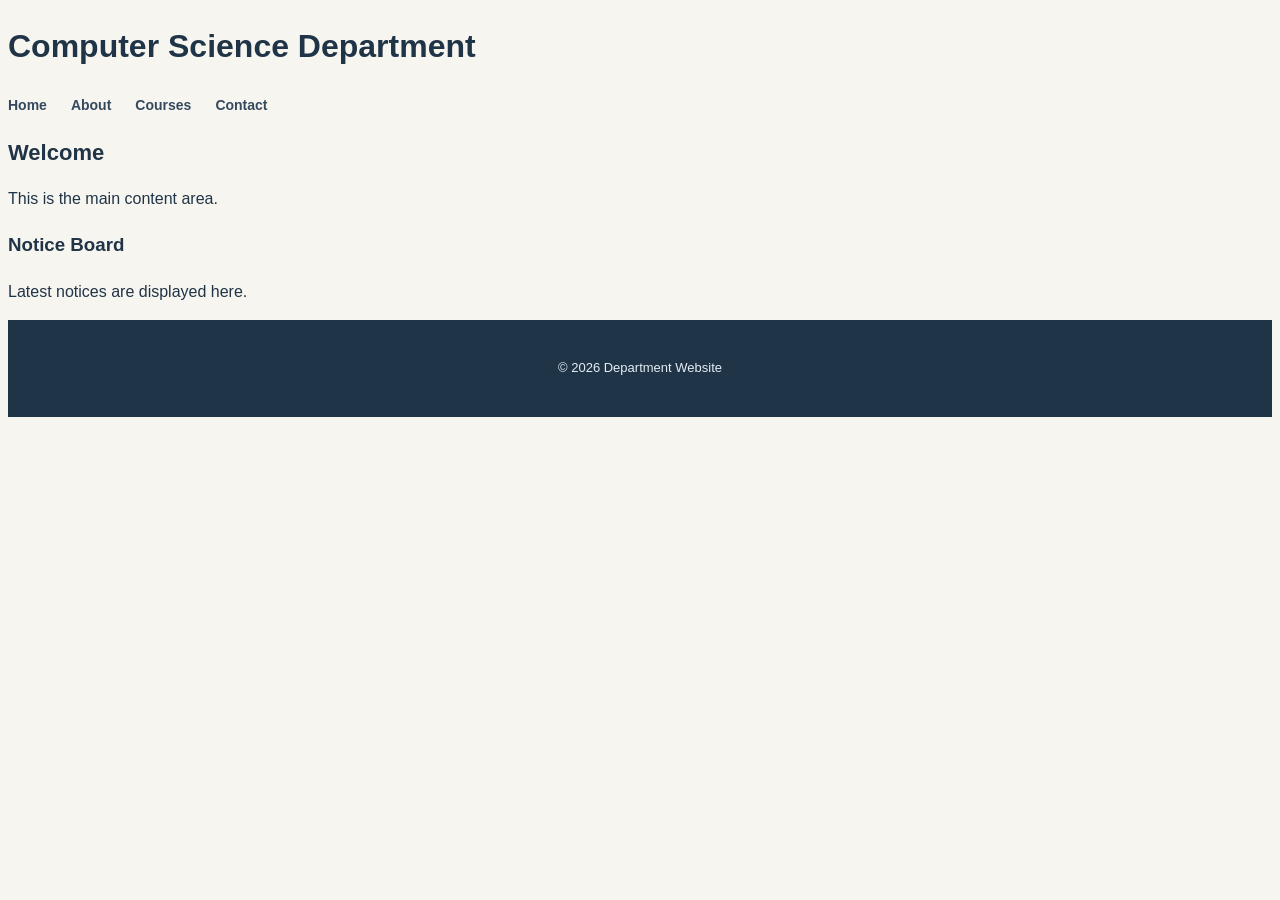
<file: code-1.html>
<!DOCTYPE html>
<html>
<head>
    <title>Modern Department Page</title>
    <link rel="stylesheet" href="style.css">
</head>

<body>

<header>
    <h1>Computer Science Department</h1>
</header>

<nav>
    <a href="#">Home</a>
    <a href="#">About</a>
    <a href="#">Courses</a>
    <a href="#">Contact</a>
</nav>

<main>

<section>
    <h2>Welcome</h2>
    <p>This is the main content area.</p>
</section>

<aside>
    <h3>Notice Board</h3>
    <p>Latest notices are displayed here.</p>
</aside>

</main>

<footer>
    <p>&copy; 2026 Department Website</p>
</footer>

</body>
</html>
</file>
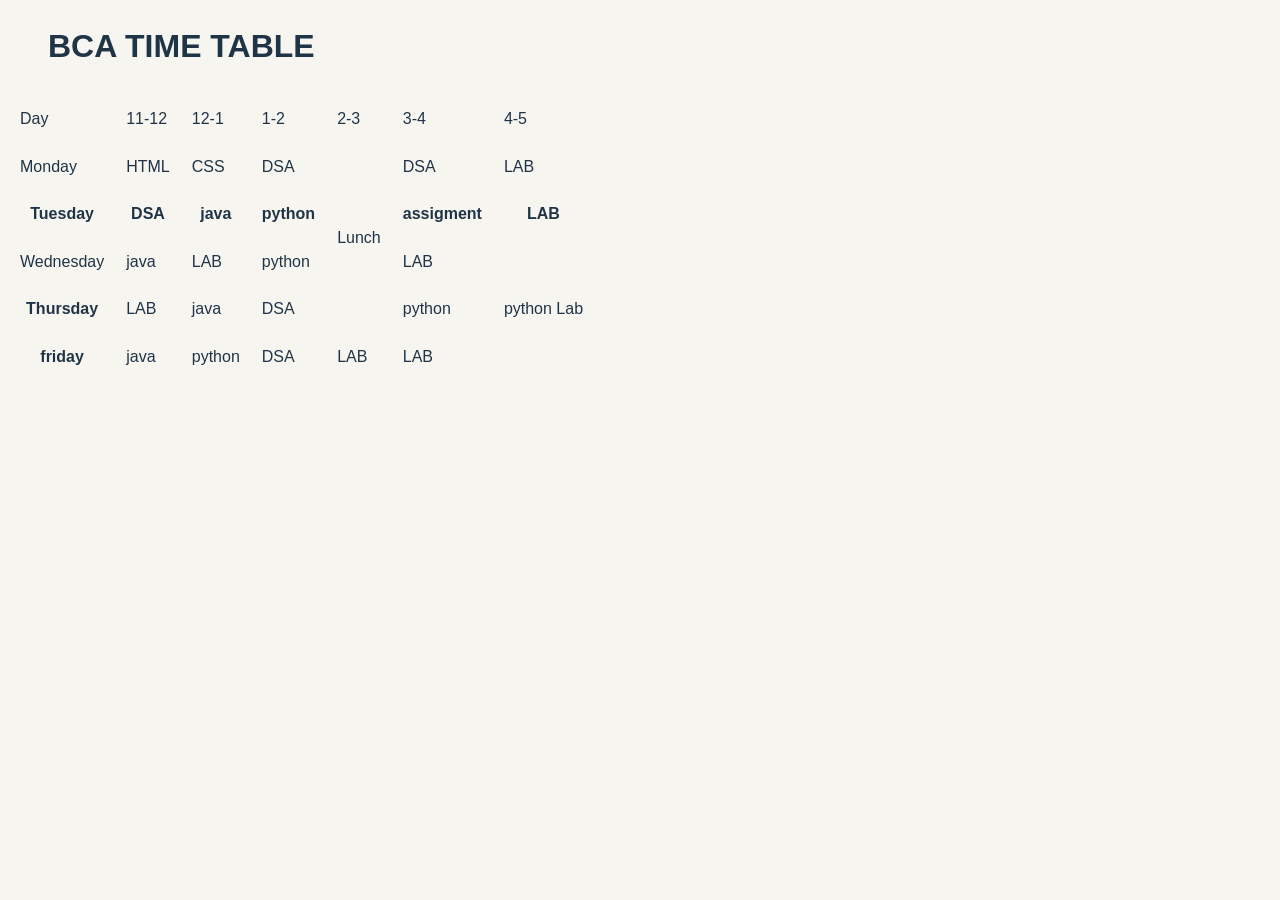
<file: code-2.html>
<!DOCTYPE html>
<html lang="en">
<head>
    <meta charset="UTF-8">
    <meta name="viewport" content="width=device-width, initial-scale=1.0">
    <title>BCA TIME TABLE</title>
    <link rel="stylesheet" href="style.css">
</head>
<body>
    <ul>
         <h1>BCA TIME TABLE</h1>
    </ul>
    
    <table bolder="1" cellpadding="10">
        <tr>
            <td>Day</td>
            <td>11-12</td>
            <td>12-1</td>
            <td>1-2</td>
            <td>2-3</td>
            <td>3-4</td>
            <td>4-5</td>
        </tr>

        <tr>
            <td>Monday</td>
            <td>HTML</td>
            <td>CSS</td>
            <td>DSA</td>
            <td rowspan="4">Lunch</td>
            <td>DSA</td>
            <td>LAB</td>
        </tr>

        <tr>
            <th>Tuesday</th>
            <th>DSA</th>
            <th>java</th>
            <th>python</th>
            <th>assigment</th>
            <th>LAB</th>
        </tr>

        <tr>
    
        <td>Wednesday</th>
        <td>java</td>
        <td>LAB</td>
        <td>python</td>
        <td>LAB</th>
     </tr>

     <th>Thursday</th>
     <td>LAB</td>
     <td>java</td>
     <td>DSA</td>
     <td>python</td>
     <td>python Lab</td>
</tr>

<tr>
    <th>friday</th>
    <td>java</td>
    <td>python</td>
    <td>DSA</td>
    <td>LAB</td>
    <td>LAB</td>
</tr>


</table>
</body>
</html>
</file>
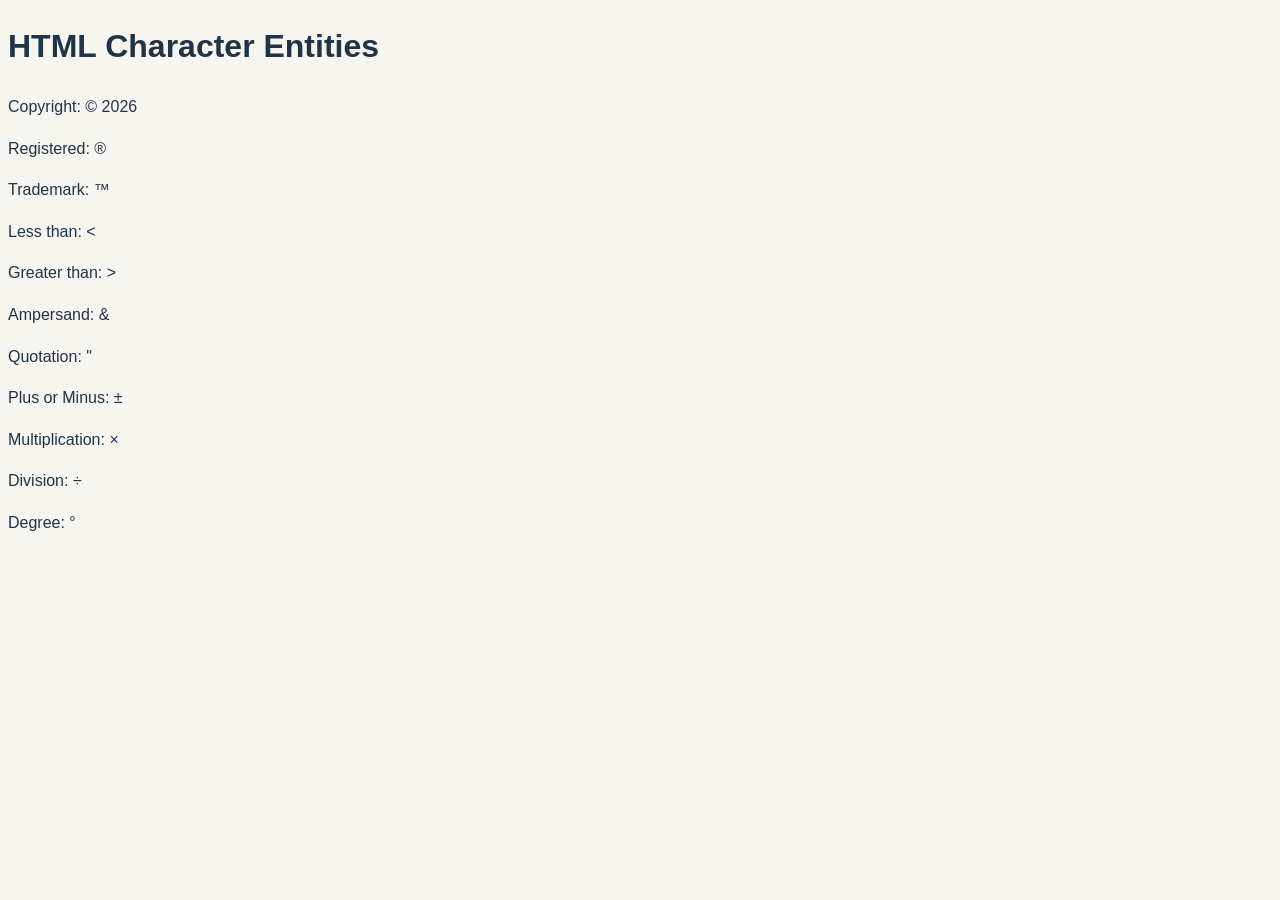
<file: code-3.html>
<!DOCTYPE html>
<html>
<head>
    <title>HTML Character Entities</title>
    <link rel="stylesheet" href="style.css">
</head>

<body>

<h1>HTML Character Entities</h1>

<p>Copyright: &copy; 2026</p>
<p>Registered: &reg;</p>
<p>Trademark: &trade;</p>
<p>Less than: &lt;</p>
<p>Greater than: &gt;</p>
<p>Ampersand: &amp;</p>
<p>Quotation: &quot;</p>
<p>Plus or Minus: &plusmn;</p>
<p>Multiplication: &times;</p>
<p>Division: &divide;</p>
<p>Degree: &deg;</p>

</body>
</html>
</file>
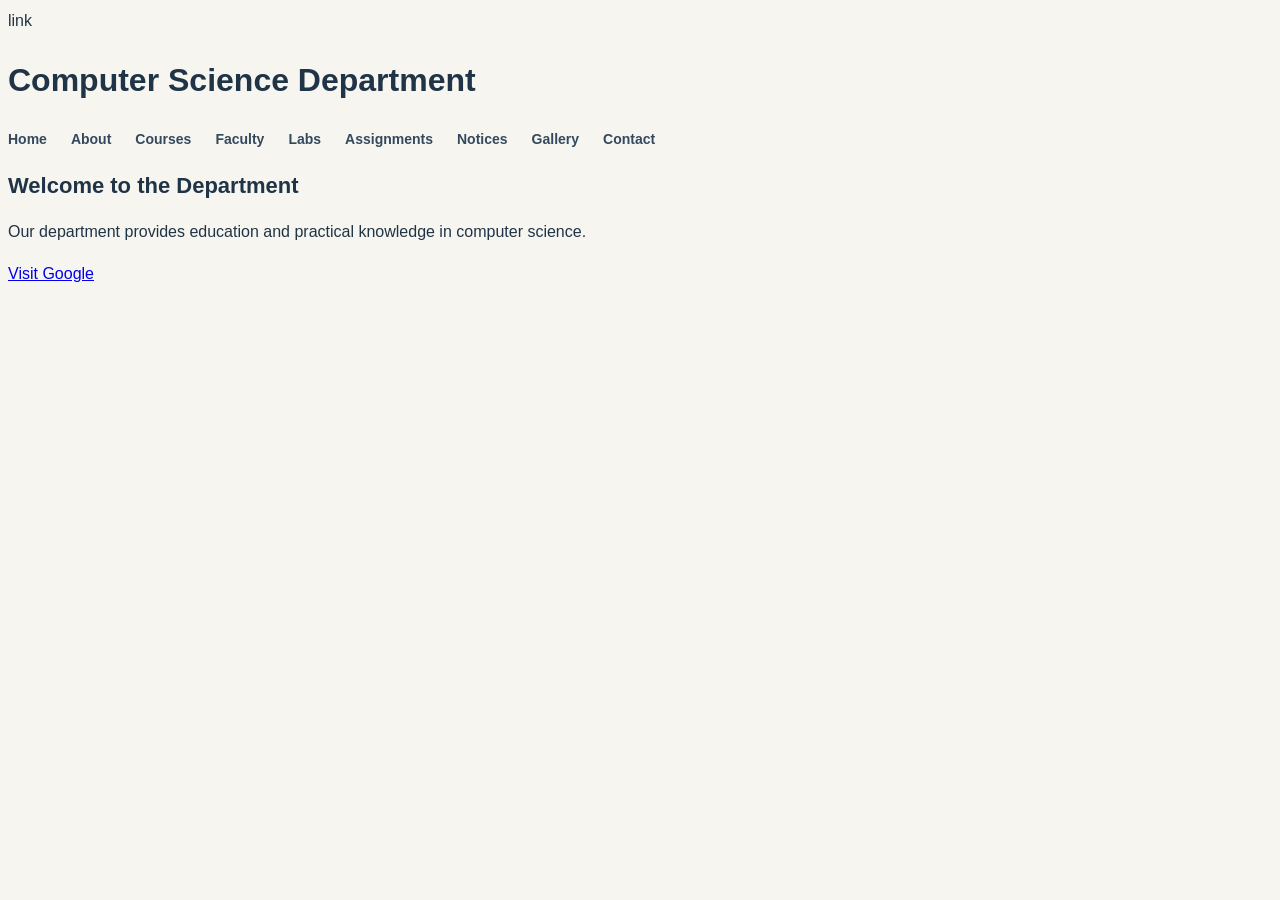
<file: code-4.html>
<!DOCTYPE html>
<html>
<head>
    <title>Department Navigation</title>
    <link rel="stylesheet" href="style.css">
    link
</head>

<body>

<h1>Computer Science Department</h1>

<nav>
    <a href="index.html">Home</a>
    <a href="about.html">About</a>
    <a href="courses.html">Courses</a>
    <a href="faculty.html">Faculty</a>
    <a href="labs.html">Labs</a>
    <a href="assignments.html">Assignments</a>
    <a href="notices.html">Notices</a>
    <a href="gallery.html">Gallery</a>
    <a href="contact.html">Contact</a>
</nav>

<h2>Welcome to the Department</h2>

<p>Our department provides education and practical knowledge in computer science.</p>

<a href="https://www.google.com">Visit Google</a>

</body>
</html>
</file>
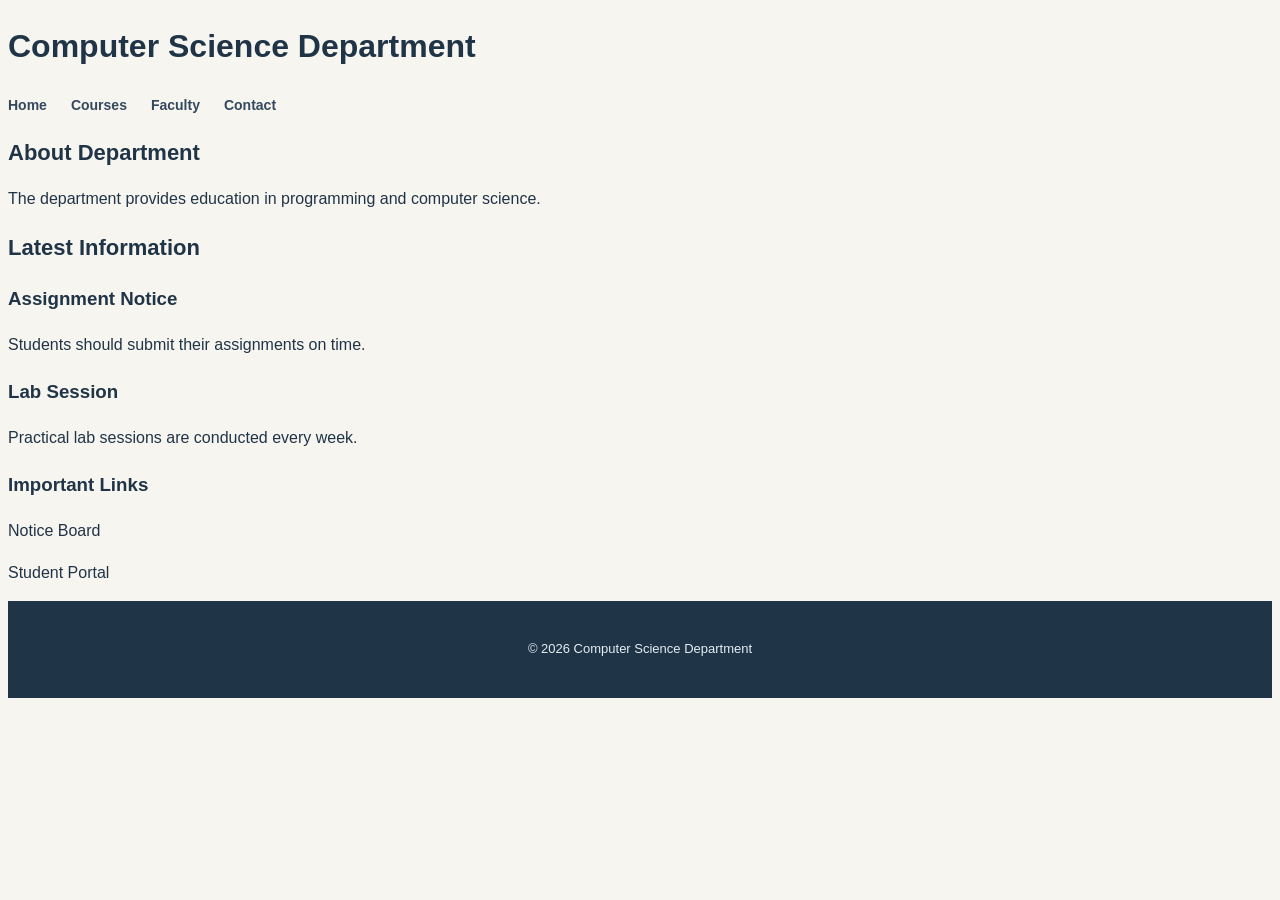
<file: code-5.html>
<!DOCTYPE html>
<html>
<head>
    <title>Computer Science Department</title>
    <link rel="stylesheet" href="style.css">
</head>

<body>

<header>
    <h1>Computer Science Department</h1>
</header>

<nav>
    <a href="#">Home</a>
    <a href="#">Courses</a>
    <a href="#">Faculty</a>
    <a href="#">Contact</a>
</nav>

<main>

<section>
    <h2>About Department</h2>
    <p>The department provides education in programming and computer science.</p>
</section>

<section>
    <h2>Latest Information</h2>

    <article>
        <h3>Assignment Notice</h3>
        <p>Students should submit their assignments on time.</p>
    </article>

    <article>
        <h3>Lab Session</h3>
        <p>Practical lab sessions are conducted every week.</p>
    </article>
</section>

<aside>
    <h3>Important Links</h3>
    <p>Notice Board</p>
    <p>Student Portal</p>
</aside>

</main>

<footer>
    <p>&copy; 2026 Computer Science Department</p>
</footer>

</body>
</html>
</file>
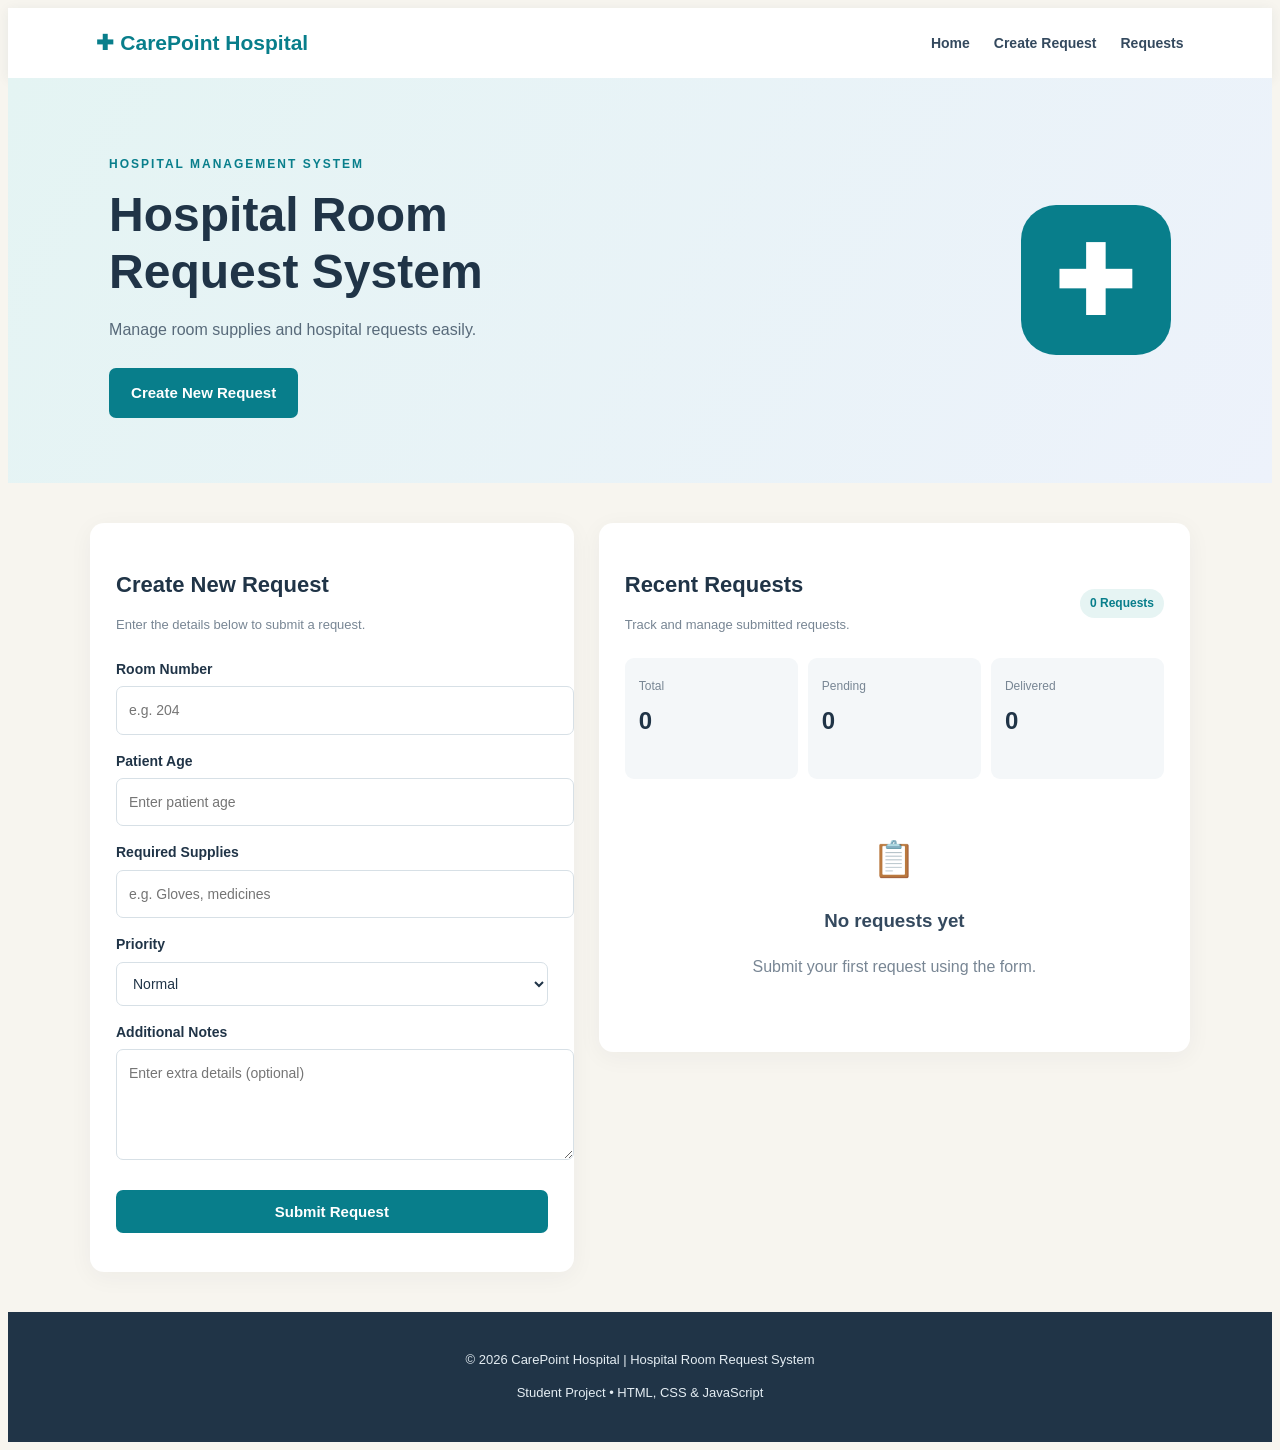
<file: first.html>
<!DOCTYPE html>
<html lang="en">
<head>
    <meta charset="UTF-8">
    <meta name="viewport" content="width=device-width, initial-scale=1.0">
    <title>Hospital Room Request System</title>
    <link rel="stylesheet" href="style.css">
</head>
<body>

<header class="header">
    <div class="logo">✚ CarePoint Hospital</div>
    <nav>
        <a href="#home">Home</a>
        <a href="#create">Create Request</a>
        <a href="#requests">Requests</a>
    </nav>
</header>

<section class="hero" id="home">
    <div>
        <p class="tagline">HOSPITAL MANAGEMENT SYSTEM</p>
        <h1>Hospital Room<br>Request System</h1>
        <p>Manage room supplies and hospital requests easily.</p>
        <a href="#create" class="main-btn">Create New Request</a>
    </div>
    <div class="hero-icon">✚</div>
</section>

<main class="container">
    <section class="form-card" id="create">
        <h2>Create New Request</h2>
        <p class="muted">Enter the details below to submit a request.</p>

        <form id="requestForm">
            <label for="room">Room Number</label>
            <input type="text" id="room" placeholder="e.g. 204" required>

            <label for="age">Patient Age</label>
            <input type="number" id="age" placeholder="Enter patient age"
                   min="0" max="120" required>

            <label for="supplies">Required Supplies</label>
            <input type="text" id="supplies"
                   placeholder="e.g. Gloves, medicines" required>

            <label for="priority">Priority</label>
            <select id="priority" required>
                <option value="Normal">Normal</option>
                <option value="High">High</option>
                <option value="Urgent">Urgent</option>
            </select>

            <label for="notes">Additional Notes</label>
            <textarea id="notes" placeholder="Enter extra details (optional)"></textarea>

            <button type="submit" class="submit-btn">Submit Request</button>
            <p id="message" role="status"></p>
        </form>
    </section>

    <section class="requests-card" id="requests">
        <div class="section-heading">
            <div>
                <h2>Recent Requests</h2>
                <p class="muted">Track and manage submitted requests.</p>
            </div>
            <span class="total" id="totalRequests">0 Requests</span>
        </div>

        <div class="stats">
            <div class="stat-box">
                <span>Total</span>
                <h3 id="totalCount">0</h3>
            </div>
            <div class="stat-box">
                <span>Pending</span>
                <h3 id="pendingCount">0</h3>
            </div>
            <div class="stat-box">
                <span>Delivered</span>
                <h3 id="deliveredCount">0</h3>
            </div>
        </div>

        <div id="requestList">
            <div class="empty">
                <div class="empty-icon">📋</div>
                <h3>No requests yet</h3>
                <p>Submit your first request using the form.</p>
            </div>
        </div>
    </section>
</main>

<footer>
    <p>© 2026 CarePoint Hospital | Hospital Room Request System</p>
    <p>Student Project • HTML, CSS & JavaScript</p>
</footer>

<script src="script.js"></script>
</body>
</html>
</file>
<file: style.css>
margin: 0;
    padding: 0;
    box-sizing: border-box;
}

html {
    scroll-behavior: smooth;
}

body {
    font-family: Arial, sans-serif;
    background: #f7f5ef;
    color: #203447;
    line-height: 1.6;
}

.header {
    background: #ffffff;
    padding: 18px 7%;
    display: flex;
    justify-content: space-between;
    align-items: center;
    gap: 20px;
    box-shadow: 0 2px 12px #20344712;
}

.logo {
    font-size: 21px;
    font-weight: bold;
    color: #087e8b;
}

nav {
    display: flex;
    gap: 24px;
    flex-wrap: wrap;
}

nav a {
    text-decoration: none;
    color: #34495e;
    font-size: 14px;
    font-weight: bold;
}

nav a:hover {
    color: #087e8b;
}

.hero {
    background: linear-gradient(120deg, #e4f4f3, #edf2fb);
    padding: 65px 8%;
    display: flex;
    justify-content: space-between;
    align-items: center;
    gap: 30px;
}

.tagline {
    color: #087e8b;
    font-size: 12px;
    font-weight: bold;
    letter-spacing: 2px;
}

.hero h1 {
    font-size: clamp(32px, 5vw, 48px);
    line-height: 1.2;
    margin: 12px 0;
}

.hero p:not(.tagline) {
    color: #586a7a;
    margin-bottom: 25px;
}

.main-btn,
.submit-btn {
    display: inline-block;
    background: #087e8b;
    color: white;
    border: none;
    border-radius: 7px;
    padding: 13px 22px;
    text-decoration: none;
    font-size: 15px;
    font-weight: bold;
    cursor: pointer;
}

.main-btn:hover,
.submit-btn:hover {
    background: #066773;
}

.hero-icon {
    width: 150px;
    height: 150px;
    border-radius: 35px;
    background: #087e8b;
    color: white;
    font-size: 100px;
    line-height: 150px;
    text-align: center;
    flex-shrink: 0;
}

.container {
    max-width: 1100px;
    margin: 40px auto;
    padding: 0 20px;
    display: grid;
    grid-template-columns: 0.9fr 1.1fr;
    gap: 25px;
    align-items: start;
}

.form-card,
.requests-card {
    background: #ffffff;
    border-radius: 14px;
    padding: 26px;
    box-shadow: 0 5px 25px #2034470c;
    min-width: 0;
}

h2 {
    font-size: 22px;
    margin-bottom: 5px;
}

.muted {
    color: #788694;
    font-size: 13px;
    margin-bottom: 22px;
}

form label {
    display: block;
    font-size: 14px;
    font-weight: bold;
    margin: 15px 0 6px;
}

input,
select,
textarea {
    width: 100%;
    padding: 12px;
    border: 1px solid #d7e0e6;
    border-radius: 7px;
    font: inherit;
    font-size: 14px;
    background: #fff;
    color: #203447;
}

input:focus,
select:focus,
textarea:focus {
    outline: 2px solid #a4dadd;
    border-color: #087e8b;
}

textarea {
    resize: vertical;
    min-height: 85px;
}

.submit-btn {
    width: 100%;
    margin-top: 22px;
}

#message {
    font-size: 13px;
    margin-top: 12px;
}

.success-message {
    color: #087e54;
}

.error-message {
    color: #c0392b;
}

.section-heading {
    display: flex;
    justify-content: space-between;
    align-items: center;
    gap: 10px;
    flex-wrap: wrap;
}

.total {
    background: #e6f4f3;
    color: #087e8b;
    padding: 5px 10px;
    border-radius: 20px;
    font-size: 12px;
    font-weight: bold;
}

.stats {
    display: grid;
    grid-template-columns: repeat(3, 1fr);
    gap: 10px;
    margin-bottom: 22px;
}

.stat-box {
    background: #f4f7f9;
    border-radius: 9px;
    padding: 14px;
}

.stat-box span {
    font-size: 12px;
    color: #788694;
}

.stat-box h3 {
    font-size: 24px;
    margin-top: 5px;
}

.request-item {
    border: 1px solid #e1e8ed;
    border-radius: 10px;
    padding: 16px;
    margin-bottom: 13px;
    overflow-wrap: anywhere;
}

.request-top {
    display: flex;
    justify-content: space-between;
    align-items: flex-start;
    gap: 10px;
    flex-wrap: wrap;
}

.request-item h3 {
    font-size: 16px;
}

.request-item p {
    font-size: 13px;
    color: #667787;
    margin-top: 5px;
}

.priority {
    font-size: 11px;
    font-weight: bold;
    padding: 4px 8px;
    border-radius: 15px;
    background: #eaf1ff;
    color: #2457a7;
}

.priority.High {
    background: #fff0d7;
    color: #995b00;
}

.priority.Urgent {
    background: #ffe4e4;
    color: #bd2626;
}

.status-row {
    display: flex;
    justify-content: space-between;
    align-items: center;
    gap: 10px;
    margin-top: 14px;
    flex-wrap: wrap;
}

.status-row select {
    width: auto;
    max-width: 100%;
    padding: 7px;
    font-size: 12px;
}

.status-label {
    font-size: 12px;
    font-weight: bold;
    color: #a15c00;
}

.status-label.In-Progress {
    color: #2457a7;
}

.status-label.Delivered {
    color: #087e54;
}

.delete-btn {
    border: none;
    background: #fff0f0;
    color: #b42323;
    padding: 8px 10px;
    border-radius: 6px;
    cursor: pointer;
    font-weight: bold;
}

.delete-btn:hover {
    background: #ffdede;
}

.empty {
    text-align: center;
    padding: 30px 10px;
    color: #788694;
}

.empty-icon {
    font-size: 35px;
    margin-bottom: 8px;
}

.empty h3 {
    color: #34495e;
}

footer {
    text-align: center;
    background: #203447;
    color: #e4edf3;
    padding: 25px 15px;
    font-size: 13px;
}

@media (max-width: 760px) {
    .header {
        flex-direction: column;
    }

    nav {
        justify-content: center;
        gap: 15px;
    }

    .hero {
        padding: 40px 7%;
    }

    .hero-icon {
        display: none;
    }

    .container {
        grid-template-columns: 1fr;
        margin: 25px auto;
    }
}

@media (max-width: 400px) {
    .form-card,
    .requests-card {
        padding: 17px;
    }

    .stats {
        gap: 6px;
    }

    .stat-box {
        padding: 10px;
    }
}
</file>
